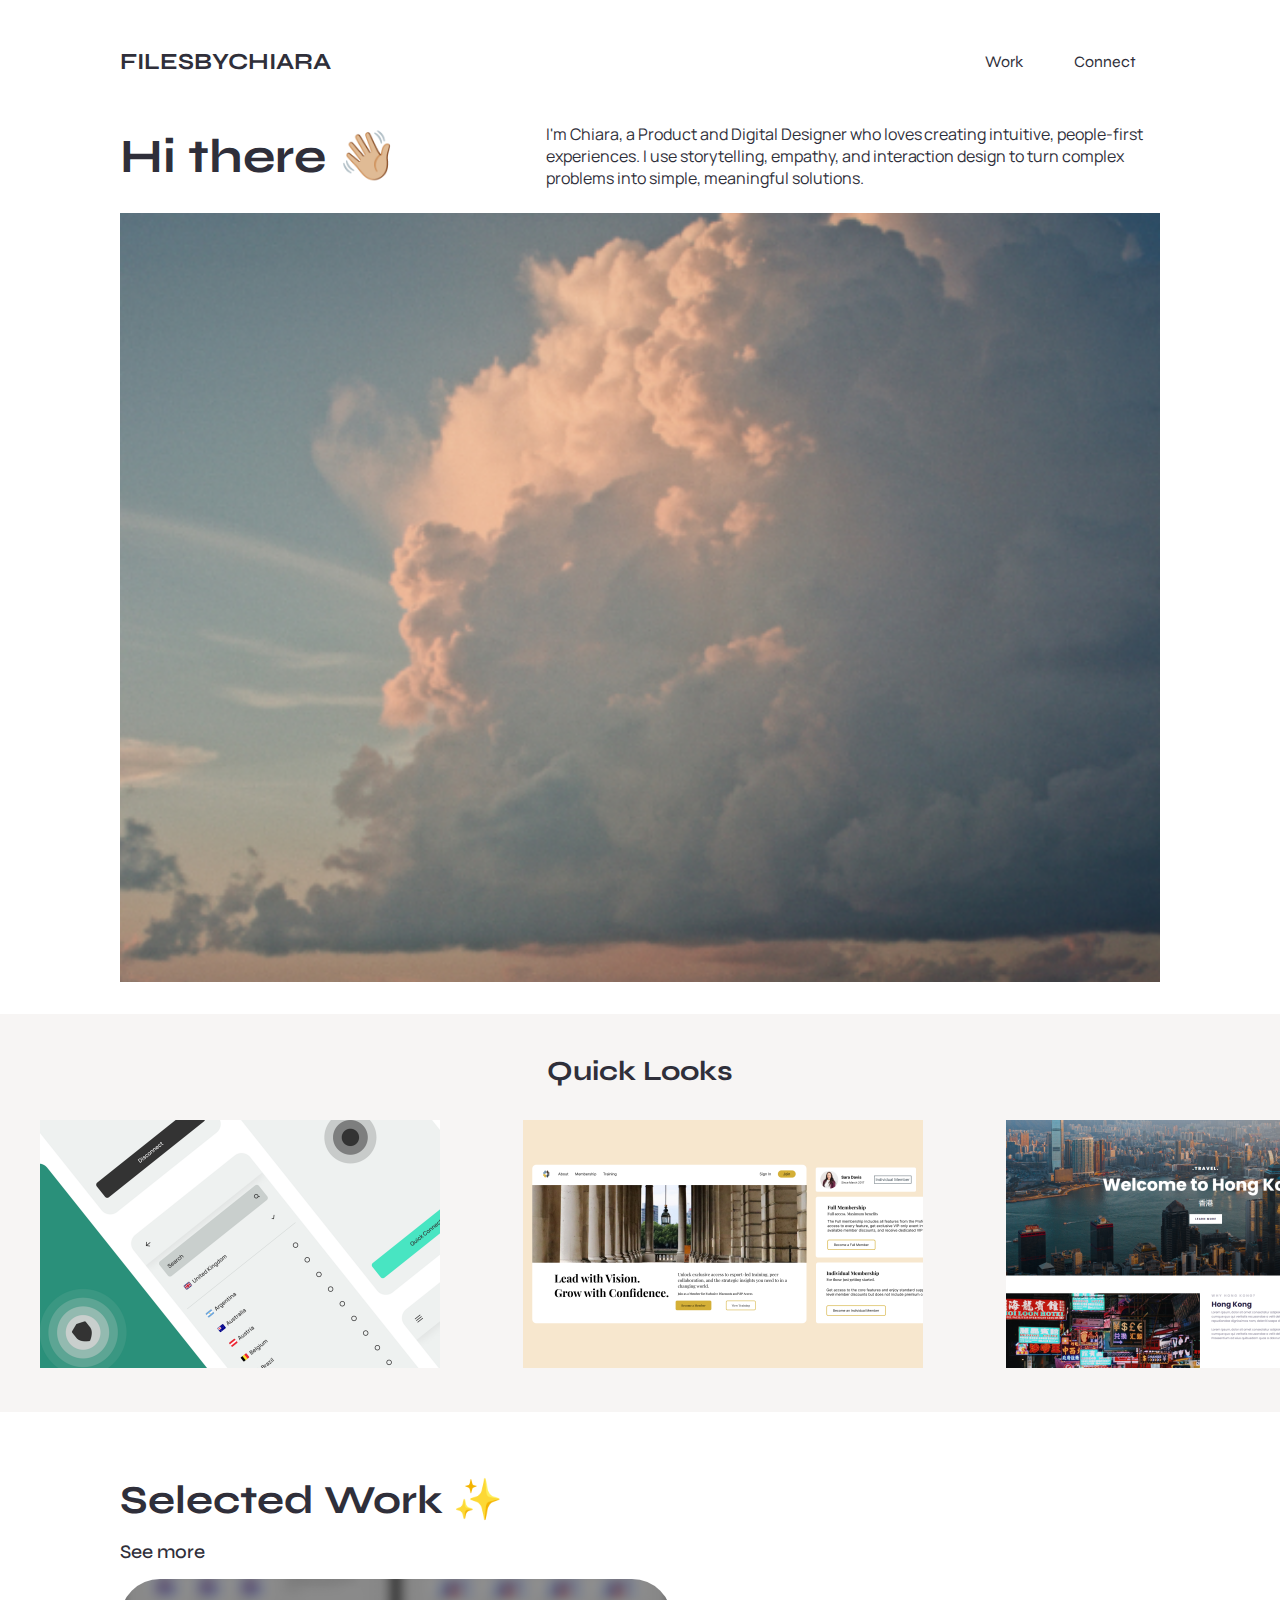
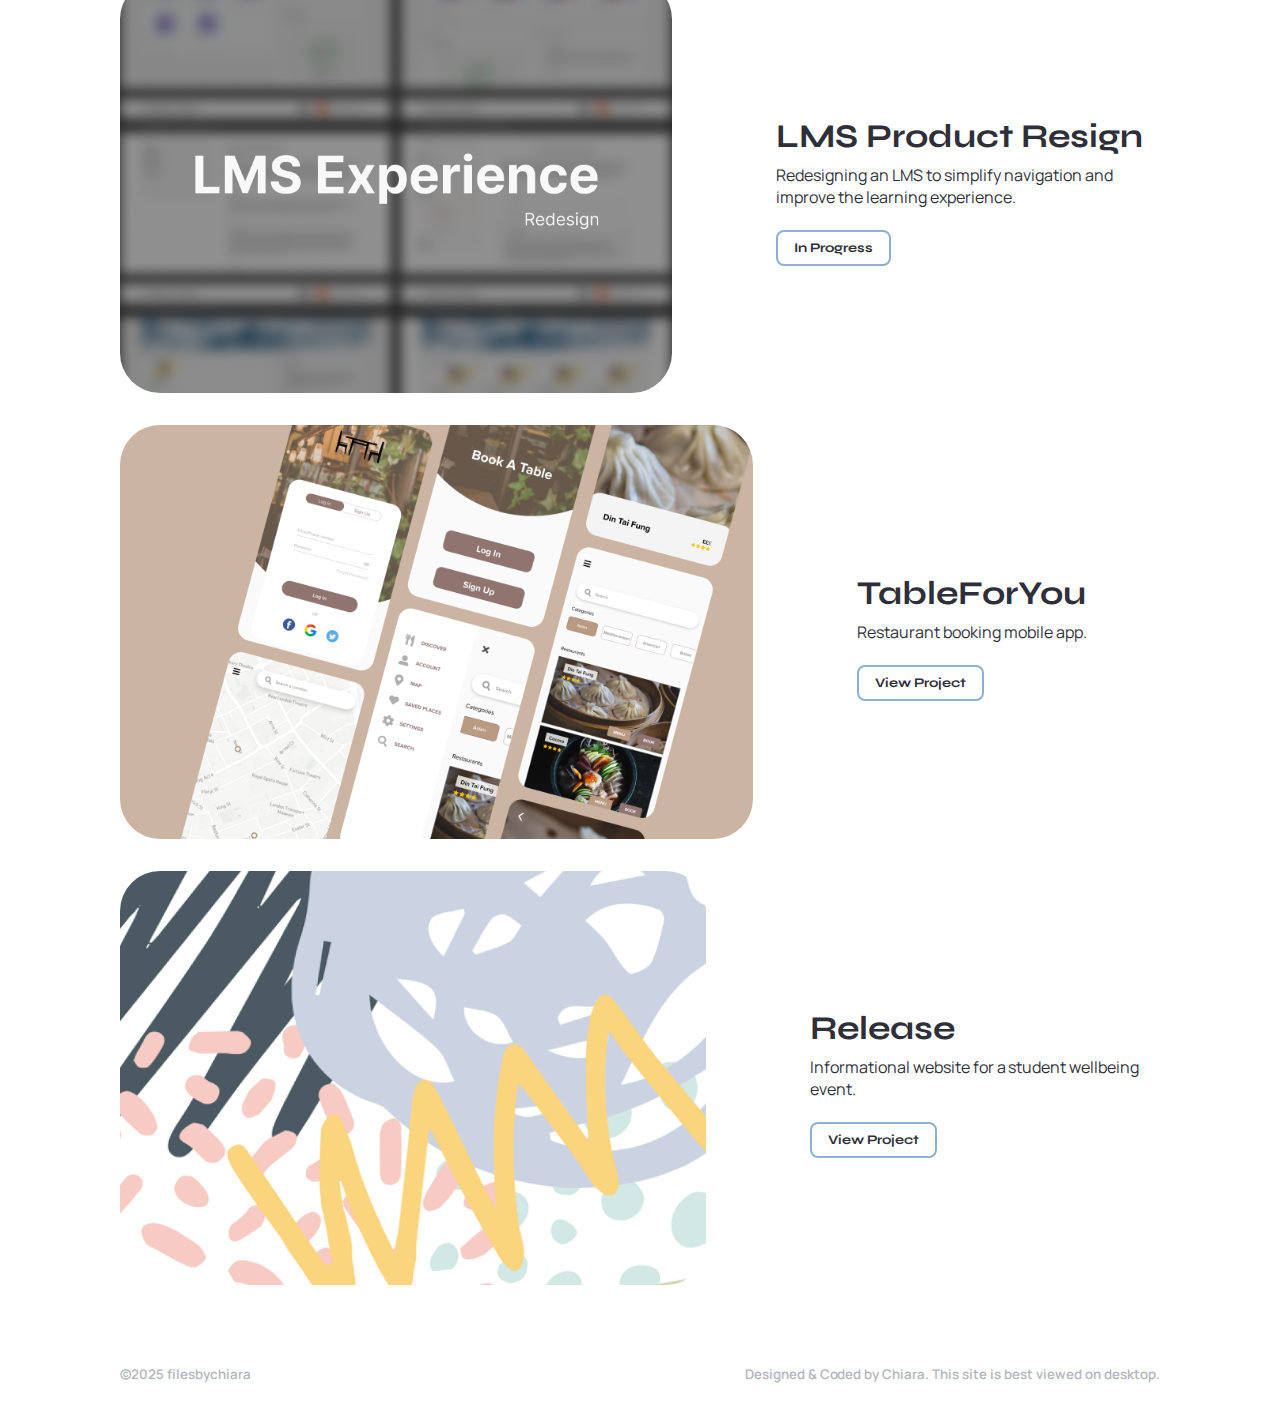
<file: fbc_25.1/index.html>
<html lang="en">
  <head>
    <meta charset="UTF-8" />
    <meta name="viewport" content="width=device-width, initial-scale=1.0" />
    <title>filesbychiara</title>
    <link rel="stylesheet" href="/css/style.css" />
    <link rel="shortcut icon" href="/imgs/logo.png" type="image/x-icon" />
  </head>
  <body>
    <!-- navigation -->
    <header>
      <div>
        <h5><a href="/">FILESBYCHIARA</a></h5>
      </div>
      <nav>
        <a href="/work.html">Work</a>
        <!-- <a href="https://dribbble.com/filesbychiara" target="_blank">Design bits</a> -->
        <a href="https://www.linkedin.com/in/chiaraverducci/" target="_blank"
          >Connect</a
        >
      </nav>
    </header>
    <!-- hero section -->
    <section class="hero">
      <div class="hero-text">
        <h1>Hi there 👋🏼</h1>
        <p>
          I'm Chiara, a Product and Digital Designer who loves creating
          intuitive, people-first experiences. I use storytelling, empathy, and
          interaction design to turn complex problems into simple, meaningful
          solutions.
        </p>
      </div>
      <div>
        <img src="/imgs/logo.png" alt="filesbychiara logo" />
      </div>
    </section>

    <!-- quick looks section -->
    <section class="quick-looks">
      <h4>Quick Looks</h4>
      <div class="carousel">
        <div class="carousel-wrap">
          <!-- <img src="/imgs/work/t4u/T4U - cover.png" alt="T4U UI app" /> -->
          <img src="/imgs/quick looks/VPN.png" alt="VPN UI app" />
          <img
            src="/imgs/quick looks/Membership Website.png"
            alt="Membership website design"
          />
          <img
            src="/imgs/quick looks/Travel project.png"
            alt="Travel UI landing page"
          />
          <!-- <img src="/imgs/logo.png" alt="filesbychiara logo"> -->
        </div>
      </div>
    </section>
    <section class="selected-works">
      <div>
        <h2>Selected Work ✨</h2>
        <h6><a href="/work.html">See more</a></h6>
      </div>
      <!-- Work 1 -->
      <div class="selected-works-cards">
        <img src="/imgs/cover/LMS cover.png" alt="LMS Product redesign" />
        <div>
          <div class="selected-works-text">
            <h3>LMS Product Resign</h3>
            <p>
              Redesigning an LMS to simplify navigation and improve the learning
              experience.
            </p>
            <!-- <p>I’m currently leading the redesign of a learning management system to make it more intuitive, engaging, and learner-friendly. This includes restructuring course structure, improving navigation, and applying instructional design principles to support better the learner expereince.</p> -->
            <!-- <p>Redesigning an LMS to improve navigation and user clarity.</p> -->
          </div>
          <div class="btn">
            <a href="#" target="_blank">In Progress</a>
            <!-- <a href="https://www.linkedin.com/in/chiaraverducci/" target="_blank">Request Access</a> -->
          </div>
        </div>
      </div>
      <!-- Work 2 -->
      <div class="selected-works-cards">
        <img src="/imgs/cover/T4U - cover.png" alt="TableForYou UI app" />
        <div>
          <div class="selected-works-text">
            <h3>TableForYou</h3>
            <p>Restaurant booking mobile app.</p>
          </div>
          <div class="btn">
            <a
              href="https://www.figma.com/proto/acGGaqKbhprT7fqrPPj1vq/TableForYou?page-id=0%3A1&node-id=2-30&viewport=580%2C202%2C0.28&t=m3Bk8wMbOxQ3CnpE-1&scaling=min-zoom&content-scaling=fixed"
              target="_blank"
              >View Project</a
            >
          </div>
        </div>
      </div>

      <!-- Work 3 -->
      <div class="selected-works-cards">
        <img src="/imgs/cover/release - cover.png" alt="Release web design" />
        <div>
          <div class="selected-works-text">
            <h3>Release</h3>
            <p>Informational website for a student wellbeing event.</p>
          </div>
          <div class="btn">
            <a
              href="https://www.figma.com/proto/Jb9zGphKiTkTkhchqARew2/Release?page-id=0%3A1&node-id=6-43&viewport=457%2C129%2C0.42&t=5q77mNcCxcJ08xuz-1&scaling=min-zoom&content-scaling=fixed&starting-point-node-id=6%3A43"
              target="_blank"
              >View Project</a
            >
          </div>
        </div>
      </div>
    </section>
    <!-- footer -->
    <footer>
      <p>©2025 filesbychiara</p>
      <p>Designed & Coded by Chiara. This site is best viewed on desktop.</p>
    </footer>

    <script>
      var copy = document.querySelector(".carousel-wrap").cloneNode(true);
      document.querySelector(".carousel").appendChild(copy);
    </script>
  </body>
</html>
</file>
<file: css/style.css>
@import url("https://fonts.googleapis.com/css2?family=Manrope:wght@200..800&family=Syne:wght@400..800&display=swap");
:root {
  --primary: #2f2f3a;
  --secondary: #f7f5f4;
  --accent: #f0c9b2;
  --accent2: #8db0d3;
  --links: #e29e91;
  --grey: #b1b5bd;
  --shadows: #4a4f58;
}

body {
  max-width: 1200px;
  margin: 0 auto;
  padding: 24px 120px;
  font-size: 16px;
  color: var(--primary);
  font-family: "Syne";
  font-weight: 400;
  letter-spacing: -0.01;
}

h1 {
  font-size: 47.78px;
  font-weight: 700;
  margin: 0;
  padding: 0;
}

h2 {
  font-size: 39.81px;
  font-weight: 700;
  margin: 0;
  padding: 0;
}
h3 {
  font-size: 33.18px;
  font-weight: 700;
  margin: 0;
  padding: 0;
}
h4 {
  font-size: 27.65px;
  font-weight: 700;
  margin: 0;
  padding: 0;
}
h5 {
  font-size: 23.04px;
  font-weight: 700;
  margin: 0;
  padding: 0;
}
h6 {
  font-size: 19.2px;
  font-weight: 500;
  margin: 0;
  padding: 0;
}
p {
  font-size: 16px;
  font-family: "Manrope";
  font-weight: 400;
  margin: 0;
  padding: 0;
}

a {
  color: var(--primary);
  text-decoration: none;
}

a:hover {
  color: var(--links);
  text-decoration: underline;
  transition: 0.3s ease-in-out;
}

img {
  width: 100%;
}

/* homepage */
header {
  display: flex;
  justify-content: space-between;
  align-items: center;
  margin: 24px auto;
}

header h5 a:hover {
  color: var(--primary);
  text-decoration: none;
}

header nav a {
  padding: 0px 24px;
}

/* footer */
footer {
  color: var(--grey);
  display: flex;
  justify-content: space-between;
  align-items: center;
  margin-top: 48px;
}

footer p {
  font-size: 13.33px;
  font-weight: 600;
}

/* homepage */

.hero-text {
  display: flex;
  justify-content: space-between;
  align-items: center;
  margin: 48px 0 8px;
}

.hero-text h1 {
  flex: 100%;
}

.hero img {
  height: 769px;
  object-position: center center;
  object-fit: cover;
  margin-top: 16px;
}

.quick-looks {
  background: var(--secondary);
  margin: 32px 0;
  padding: 40px 0;
  margin-left: calc(-50vw + 50%);
  margin-right: calc(-50vw + 50%);
}

.quick-looks h4 {
  text-align: center;
  margin-bottom: 32px;
}

.carousel {
  overflow: hidden;
  white-space: nowrap;
}

.carousel img {
  width: 400px;
  height: 248px;
  object-fit: cover;
  margin: 0 40px;
}

.carousel-wrap {
  display: inline-block;
  animation: slide 30s linear infinite;
}
@keyframes slide {
  from {
    transform: translateX(0);
  }
  to {
    transform: translateX(-100%);
  }
}
.selected-works {
  display: flex;
  flex-direction: column;
  margin: 64px 0;
}

.selected-works h6 {
  margin-top: 16px;
}

.selected-works-cards {
  display: flex;
  margin: 16px 0;
  gap: 104px;
  align-items: center;
}

.selected-works-cards img {
  width: 633px;
  height: 414px;
  object-fit: cover;
  border-radius: 40px;
}

.selected-works-text p {
  margin: 8px 0 32px;
}

.selected-works-cards a {
  border: 3px solid var(--accent2);
  border-radius: 8px;
  font-weight: 700;
  margin-top: 32px;
  padding: 16px 32px;
}

.selected-works-cards a:hover {
  background-color: var(--accent2);
  color: var(--secondary);
  text-decoration: none;
}

/* work */
.work {
  display: flex;
  flex-direction: column;
  justify-content: center;
  margin: 32px 112px 0;
  /* align-items: center; */
}

.work-cards {
  display: flex;
  flex-direction: row;
  padding: 16px 0;
  gap: 88px;
  align-items: center;
}
.work h2 {
  margin: 32px 0 16px;
  text-align: center;
}

.work-cards p {
  margin: 24px 0;
}

.work-cards img {
  width: 388px;
  height: 254px;
  object-fit: cover;
  border-radius: 24px;
}

.btn a {
  border: 2px solid var(--accent2);
  border-radius: 8px;
  font-weight: 700;
  font-size: 13.33px;
  padding: 8px 16px;
}

.btn a:hover {
  background-color: var(--accent2);
  color: var(--secondary);
  text-decoration: none;
}

/* about */

.about {
  display: flex;
  height: 80vh;
  flex-direction: row;
  justify-content: center;
  align-items: center;
  margin: 0 auto;
}

.about-text {
  display: block;
  padding: 32px;
}

.about img {
  border-radius: 50%;
  width: 30%;
}

.about p,
.about h6 {
  margin: 24px 0;
}

.about b {
  color: var(--accent2);
}
</file>
